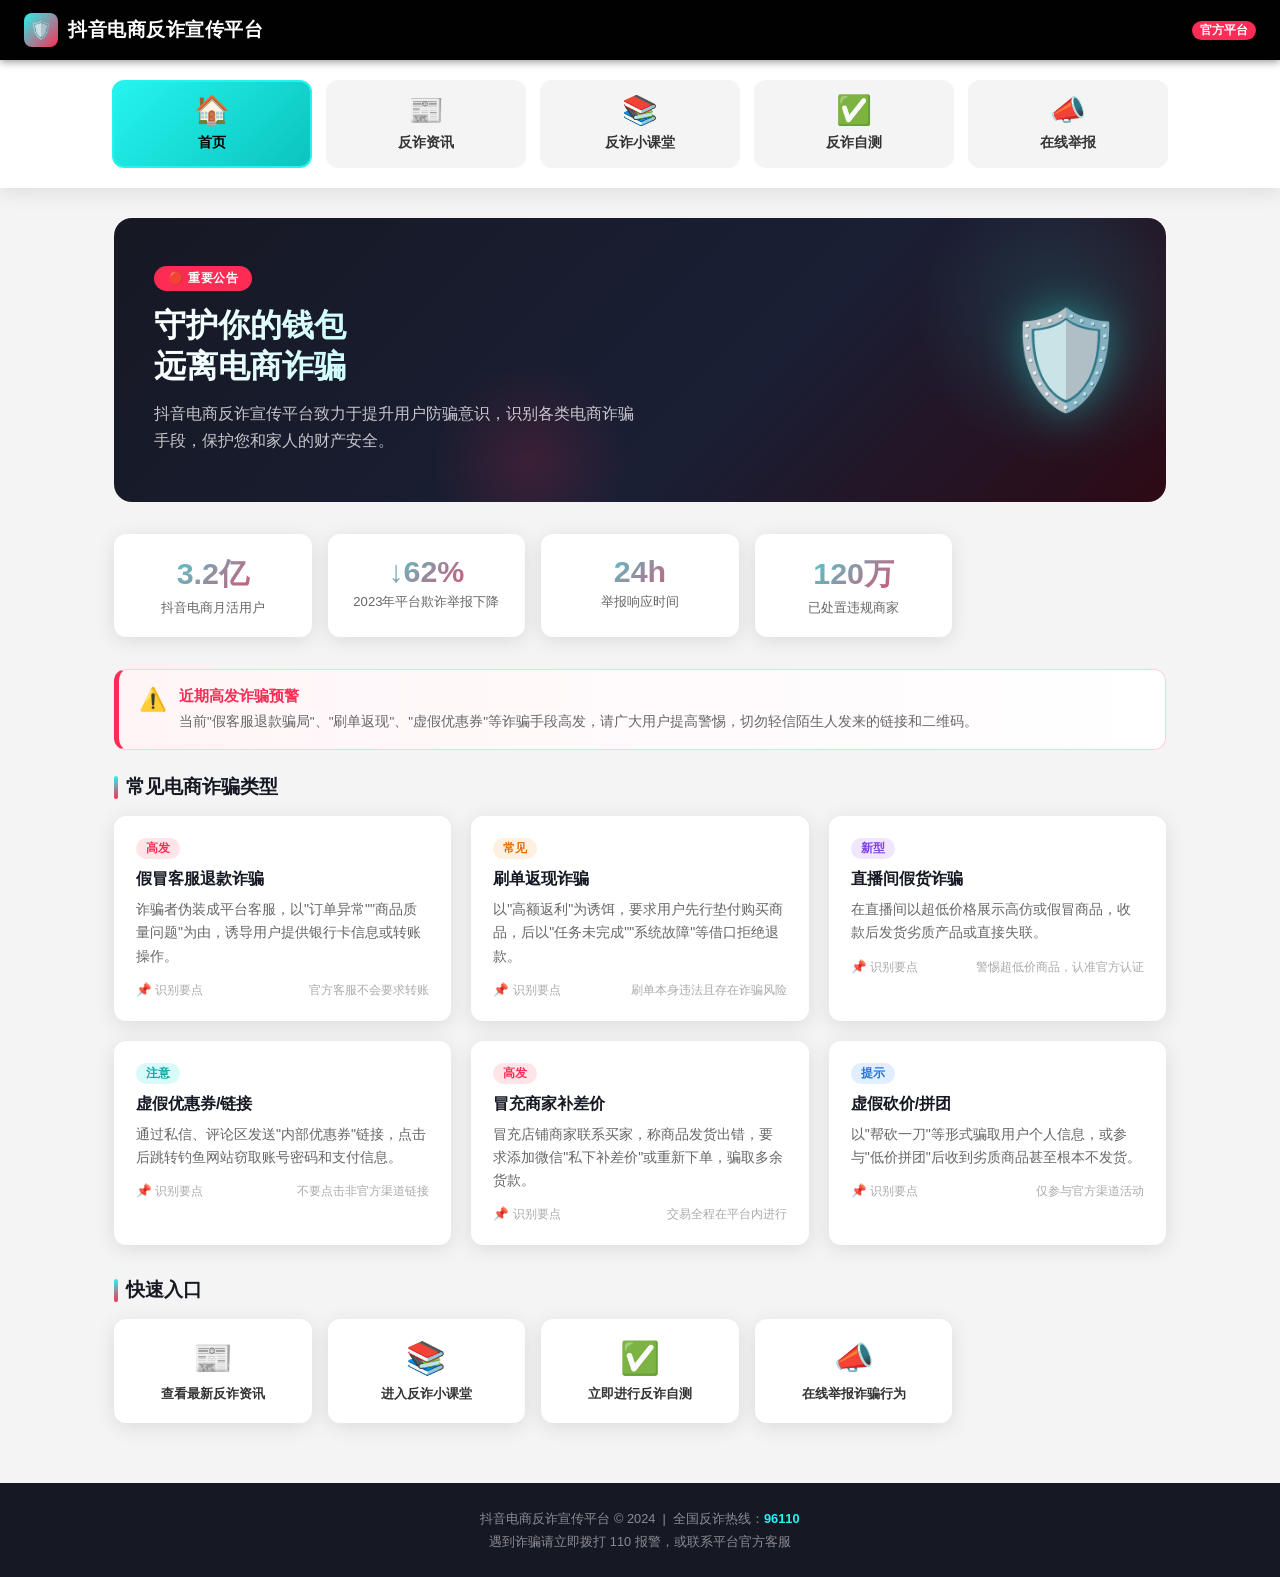
<file: index.html>
<!DOCTYPE html>
<html lang="zh-CN">
<head>
  <meta charset="UTF-8" />
  <meta name="viewport" content="width=device-width, initial-scale=1.0" />
  <title>抖音电商反诈宣传平台 — 首页</title>
  <link rel="stylesheet" href="styles.css" />
</head>
<body>

<!-- ===== Header ===== -->
<header class="site-header">
  <div class="logo">
    <div class="logo-icon">🛡️</div>
    抖音电商反诈宣传平台
  </div>
  <span class="header-tag">官方平台</span>
</header>

<!-- ===== Card Navigation ===== -->
<nav class="card-nav">
  <div class="card-nav-inner">
    <a class="nav-card active" href="index.html">
      <span class="nav-icon">🏠</span>
      <span class="nav-label">首页</span>
    </a>
    <a class="nav-card" href="news.html">
      <span class="nav-icon">📰</span>
      <span class="nav-label">反诈资讯</span>
    </a>
    <a class="nav-card" href="classroom.html">
      <span class="nav-icon">📚</span>
      <span class="nav-label">反诈小课堂</span>
    </a>
    <a class="nav-card" href="selftest.html">
      <span class="nav-icon">✅</span>
      <span class="nav-label">反诈自测</span>
    </a>
    <a class="nav-card" href="report.html">
      <span class="nav-icon">📣</span>
      <span class="nav-label">在线举报</span>
    </a>
  </div>
</nav>

<!-- ===== Main Content ===== -->
<main class="page-container">

  <!-- Hero -->
  <section class="hero">
    <div class="hero-text">
      <span class="hero-badge">🔴 重要公告</span>
      <h1>守护你的钱包<br>远离电商诈骗</h1>
      <p>抖音电商反诈宣传平台致力于提升用户防骗意识，识别各类电商诈骗手段，保护您和家人的财产安全。</p>
    </div>
    <div class="hero-visual">🛡️</div>
  </section>

  <!-- Stats -->
  <div class="stats-row">
    <div class="stat-card">
      <div class="stat-num">3.2亿</div>
      <div class="stat-label">抖音电商月活用户</div>
    </div>
    <div class="stat-card">
      <div class="stat-num">↓62%</div>
      <div class="stat-label">2023年平台欺诈举报下降</div>
    </div>
    <div class="stat-card">
      <div class="stat-num">24h</div>
      <div class="stat-label">举报响应时间</div>
    </div>
    <div class="stat-card">
      <div class="stat-num">120万</div>
      <div class="stat-label">已处置违规商家</div>
    </div>
  </div>

  <!-- Alert -->
  <div class="alert-banner">
    <span class="icon">⚠️</span>
    <div class="alert-text">
      <h4>近期高发诈骗预警</h4>
      <p>当前"假客服退款骗局"、"刷单返现"、"虚假优惠券"等诈骗手段高发，请广大用户提高警惕，切勿轻信陌生人发来的链接和二维码。</p>
    </div>
  </div>

  <!-- Common Scam Types -->
  <h2 class="section-title">常见电商诈骗类型</h2>
  <div class="card-grid">
    <div class="card">
      <span class="card-tag tag-red">高发</span>
      <h3>假冒客服退款诈骗</h3>
      <p>诈骗者伪装成平台客服，以"订单异常""商品质量问题"为由，诱导用户提供银行卡信息或转账操作。</p>
      <div class="card-footer">
        <span>📌 识别要点</span>
        <span>官方客服不会要求转账</span>
      </div>
    </div>
    <div class="card">
      <span class="card-tag tag-orange">常见</span>
      <h3>刷单返现诈骗</h3>
      <p>以"高额返利"为诱饵，要求用户先行垫付购买商品，后以"任务未完成""系统故障"等借口拒绝退款。</p>
      <div class="card-footer">
        <span>📌 识别要点</span>
        <span>刷单本身违法且存在诈骗风险</span>
      </div>
    </div>
    <div class="card">
      <span class="card-tag tag-purple">新型</span>
      <h3>直播间假货诈骗</h3>
      <p>在直播间以超低价格展示高仿或假冒商品，收款后发货劣质产品或直接失联。</p>
      <div class="card-footer">
        <span>📌 识别要点</span>
        <span>警惕超低价商品，认准官方认证</span>
      </div>
    </div>
    <div class="card">
      <span class="card-tag tag-teal">注意</span>
      <h3>虚假优惠券/链接</h3>
      <p>通过私信、评论区发送"内部优惠券"链接，点击后跳转钓鱼网站窃取账号密码和支付信息。</p>
      <div class="card-footer">
        <span>📌 识别要点</span>
        <span>不要点击非官方渠道链接</span>
      </div>
    </div>
    <div class="card">
      <span class="card-tag tag-red">高发</span>
      <h3>冒充商家补差价</h3>
      <p>冒充店铺商家联系买家，称商品发货出错，要求添加微信"私下补差价"或重新下单，骗取多余货款。</p>
      <div class="card-footer">
        <span>📌 识别要点</span>
        <span>交易全程在平台内进行</span>
      </div>
    </div>
    <div class="card">
      <span class="card-tag tag-blue">提示</span>
      <h3>虚假砍价/拼团</h3>
      <p>以"帮砍一刀"等形式骗取用户个人信息，或参与"低价拼团"后收到劣质商品甚至根本不发货。</p>
      <div class="card-footer">
        <span>📌 识别要点</span>
        <span>仅参与官方渠道活动</span>
      </div>
    </div>
  </div>

  <!-- Quick Links -->
  <h2 class="section-title">快速入口</h2>
  <div class="stats-row">
    <a class="stat-card" href="news.html" style="cursor:pointer;">
      <div style="font-size:2rem;margin-bottom:8px;">📰</div>
      <div class="stat-label" style="font-weight:700;color:#333;">查看最新反诈资讯</div>
    </a>
    <a class="stat-card" href="classroom.html" style="cursor:pointer;">
      <div style="font-size:2rem;margin-bottom:8px;">📚</div>
      <div class="stat-label" style="font-weight:700;color:#333;">进入反诈小课堂</div>
    </a>
    <a class="stat-card" href="selftest.html" style="cursor:pointer;">
      <div style="font-size:2rem;margin-bottom:8px;">✅</div>
      <div class="stat-label" style="font-weight:700;color:#333;">立即进行反诈自测</div>
    </a>
    <a class="stat-card" href="report.html" style="cursor:pointer;">
      <div style="font-size:2rem;margin-bottom:8px;">📣</div>
      <div class="stat-label" style="font-weight:700;color:#333;">在线举报诈骗行为</div>
    </a>
  </div>

</main>

<!-- ===== Footer ===== -->
<footer class="site-footer">
  <p>抖音电商反诈宣传平台 &copy; 2024 &nbsp;|&nbsp; 全国反诈热线：<strong style="color:#25f4ee;">96110</strong></p>
  <p>遇到诈骗请立即拨打 110 报警，或联系平台官方客服</p>
</footer>

</body>
</html>
</file>
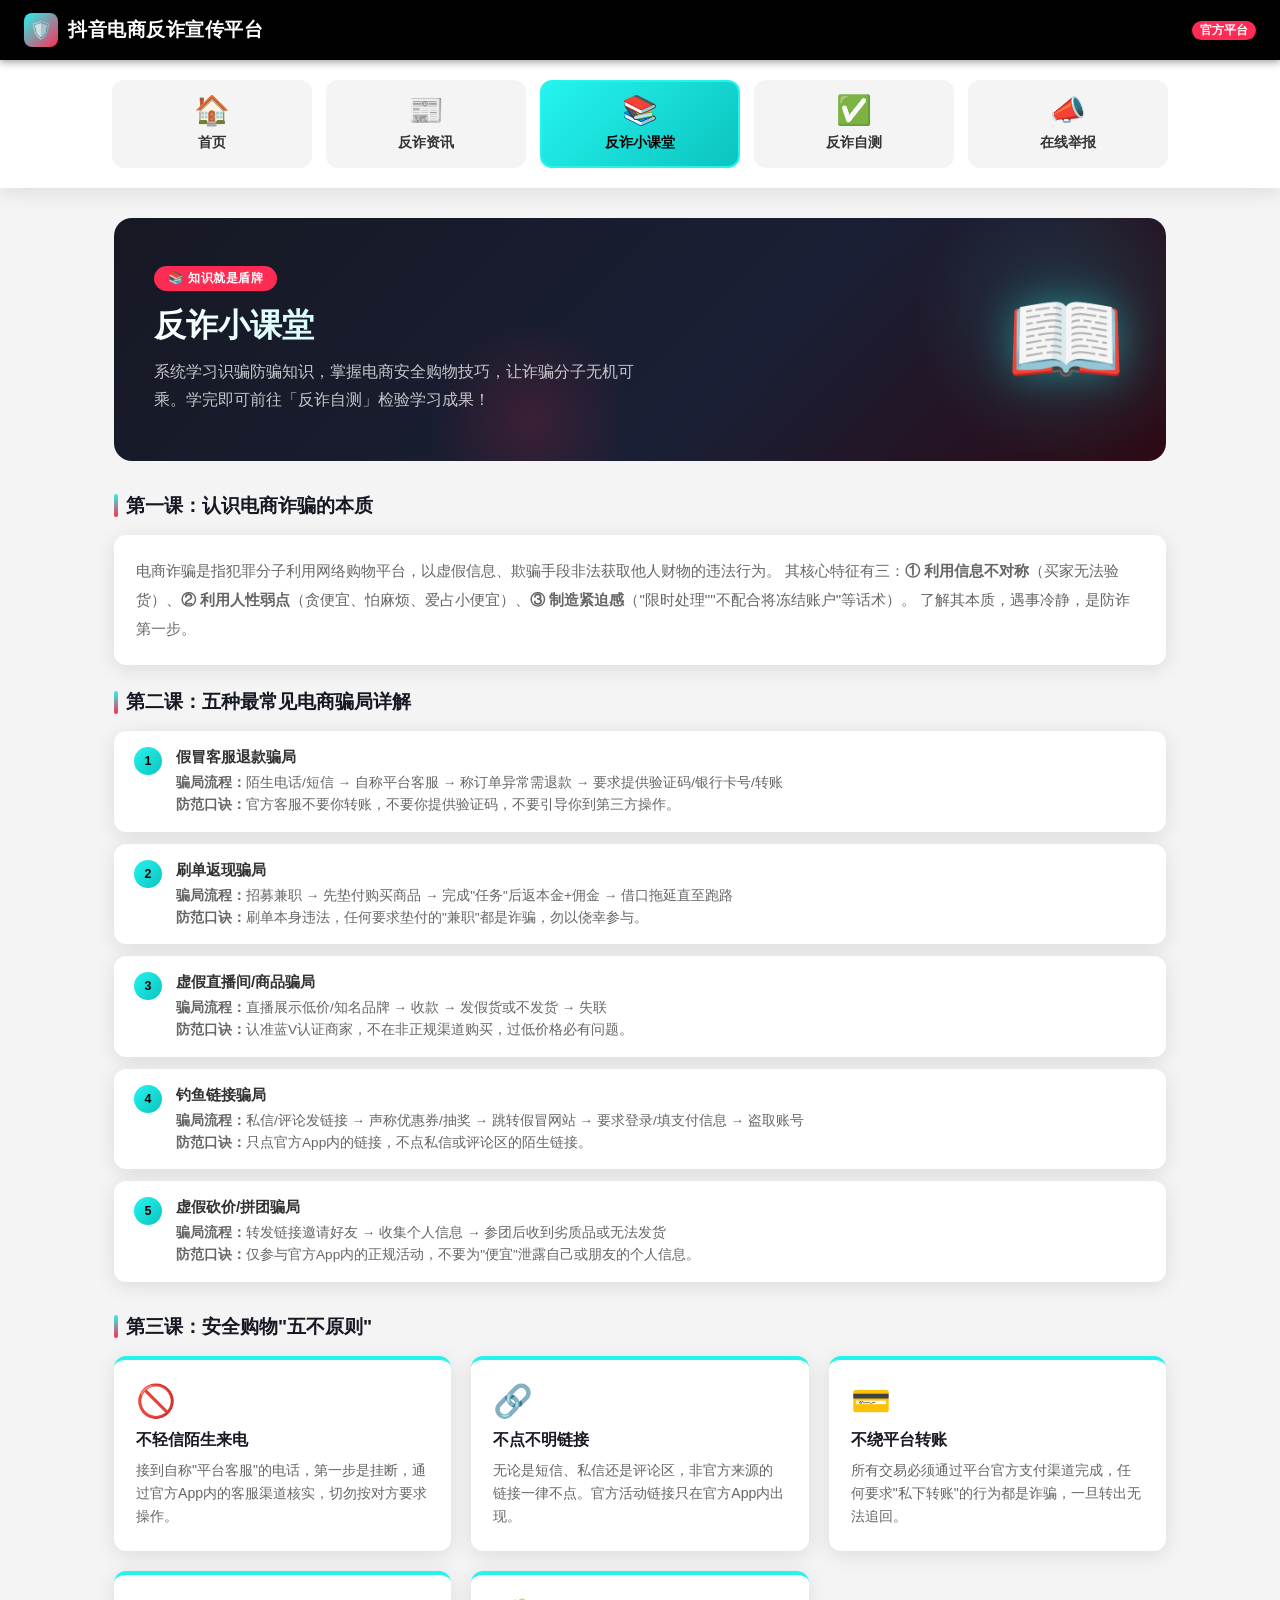
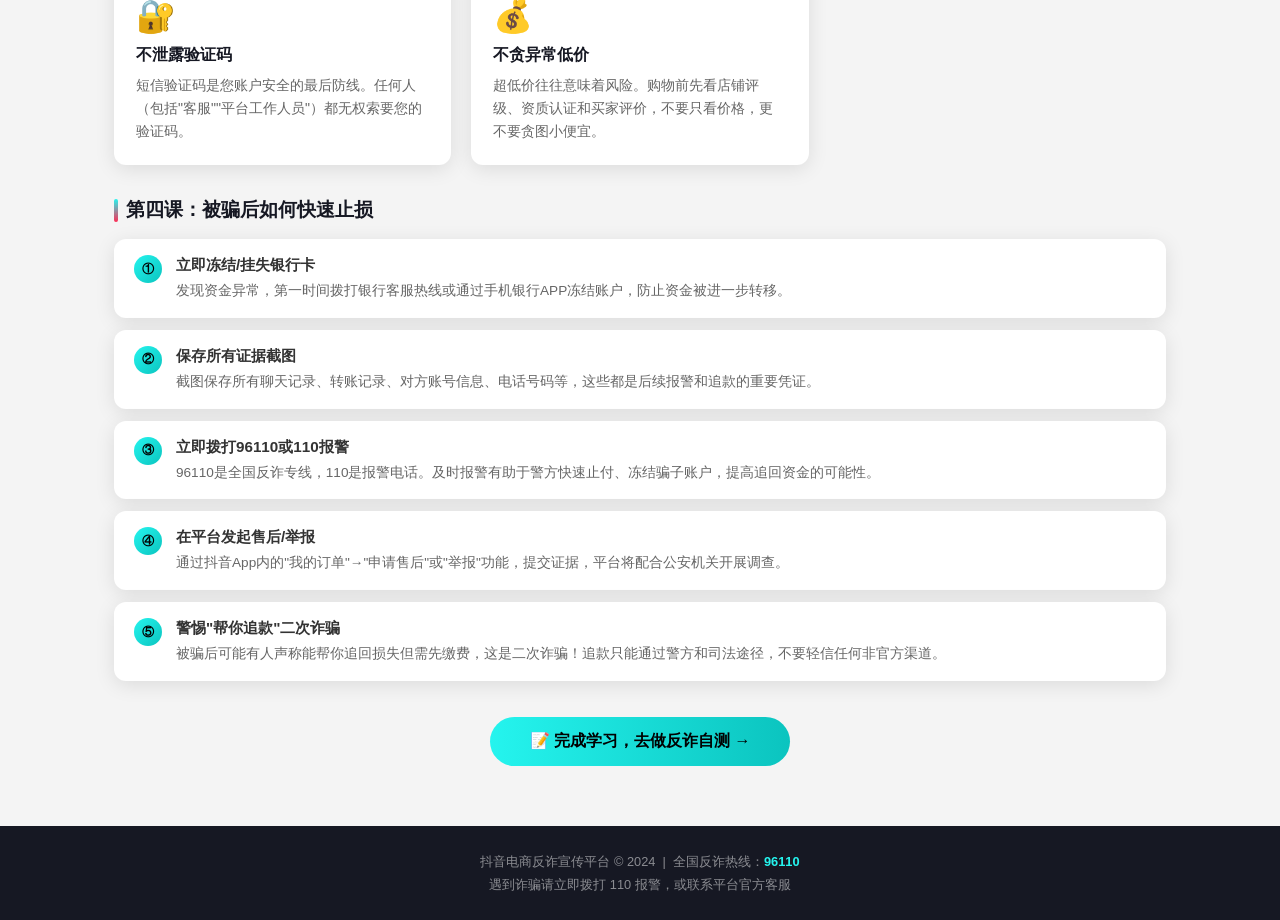
<file: classroom.html>
<!DOCTYPE html>
<html lang="zh-CN">
<head>
  <meta charset="UTF-8" />
  <meta name="viewport" content="width=device-width, initial-scale=1.0" />
  <title>反诈小课堂 — 抖音电商反诈宣传平台</title>
  <link rel="stylesheet" href="styles.css" />
</head>
<body>

<!-- ===== Header ===== -->
<header class="site-header">
  <div class="logo">
    <div class="logo-icon">🛡️</div>
    抖音电商反诈宣传平台
  </div>
  <span class="header-tag">官方平台</span>
</header>

<!-- ===== Card Navigation ===== -->
<nav class="card-nav">
  <div class="card-nav-inner">
    <a class="nav-card" href="index.html">
      <span class="nav-icon">🏠</span>
      <span class="nav-label">首页</span>
    </a>
    <a class="nav-card" href="news.html">
      <span class="nav-icon">📰</span>
      <span class="nav-label">反诈资讯</span>
    </a>
    <a class="nav-card active" href="classroom.html">
      <span class="nav-icon">📚</span>
      <span class="nav-label">反诈小课堂</span>
    </a>
    <a class="nav-card" href="selftest.html">
      <span class="nav-icon">✅</span>
      <span class="nav-label">反诈自测</span>
    </a>
    <a class="nav-card" href="report.html">
      <span class="nav-icon">📣</span>
      <span class="nav-label">在线举报</span>
    </a>
  </div>
</nav>

<!-- ===== Main Content ===== -->
<main class="page-container">

  <!-- 课堂 Hero -->
  <section class="hero" style="margin-bottom:32px;">
    <div class="hero-text">
      <span class="hero-badge">📚 知识就是盾牌</span>
      <h1>反诈小课堂</h1>
      <p>系统学习识骗防骗知识，掌握电商安全购物技巧，让诈骗分子无机可乘。学完即可前往「反诈自测」检验学习成果！</p>
    </div>
    <div class="hero-visual">📖</div>
  </section>

  <!-- 第一课 -->
  <h2 class="section-title">第一课：认识电商诈骗的本质</h2>
  <div class="card" style="margin-bottom:24px;">
    <p style="line-height:1.9; font-size:.95rem;">
      电商诈骗是指犯罪分子利用网络购物平台，以虚假信息、欺骗手段非法获取他人财物的违法行为。
      其核心特征有三：<strong>① 利用信息不对称</strong>（买家无法验货）、<strong>② 利用人性弱点</strong>（贪便宜、怕麻烦、爱占小便宜）、<strong>③ 制造紧迫感</strong>（"限时处理""不配合将冻结账户"等话术）。
      了解其本质，遇事冷静，是防诈第一步。
    </p>
  </div>

  <!-- 第二课 -->
  <h2 class="section-title">第二课：五种最常见电商骗局详解</h2>
  <ul class="tip-list" style="margin-bottom:32px;">
    <li>
      <div class="tip-num">1</div>
      <div class="tip-content">
        <h4>假冒客服退款骗局</h4>
        <p><strong>骗局流程：</strong>陌生电话/短信 → 自称平台客服 → 称订单异常需退款 → 要求提供验证码/银行卡号/转账<br>
        <strong>防范口诀：</strong>官方客服不要你转账，不要你提供验证码，不要引导你到第三方操作。</p>
      </div>
    </li>
    <li>
      <div class="tip-num">2</div>
      <div class="tip-content">
        <h4>刷单返现骗局</h4>
        <p><strong>骗局流程：</strong>招募兼职 → 先垫付购买商品 → 完成"任务"后返本金+佣金 → 借口拖延直至跑路<br>
        <strong>防范口诀：</strong>刷单本身违法，任何要求垫付的"兼职"都是诈骗，勿以侥幸参与。</p>
      </div>
    </li>
    <li>
      <div class="tip-num">3</div>
      <div class="tip-content">
        <h4>虚假直播间/商品骗局</h4>
        <p><strong>骗局流程：</strong>直播展示低价/知名品牌 → 收款 → 发假货或不发货 → 失联<br>
        <strong>防范口诀：</strong>认准蓝V认证商家，不在非正规渠道购买，过低价格必有问题。</p>
      </div>
    </li>
    <li>
      <div class="tip-num">4</div>
      <div class="tip-content">
        <h4>钓鱼链接骗局</h4>
        <p><strong>骗局流程：</strong>私信/评论发链接 → 声称优惠券/抽奖 → 跳转假冒网站 → 要求登录/填支付信息 → 盗取账号<br>
        <strong>防范口诀：</strong>只点官方App内的链接，不点私信或评论区的陌生链接。</p>
      </div>
    </li>
    <li>
      <div class="tip-num">5</div>
      <div class="tip-content">
        <h4>虚假砍价/拼团骗局</h4>
        <p><strong>骗局流程：</strong>转发链接邀请好友 → 收集个人信息 → 参团后收到劣质品或无法发货<br>
        <strong>防范口诀：</strong>仅参与官方App内的正规活动，不要为"便宜"泄露自己或朋友的个人信息。</p>
      </div>
    </li>
  </ul>

  <!-- 第三课 -->
  <h2 class="section-title">第三课：安全购物"五不原则"</h2>
  <div class="card-grid" style="margin-bottom:32px;">
    <div class="card" style="border-top:4px solid var(--tt-teal);">
      <div style="font-size:2rem;margin-bottom:10px;">🚫</div>
      <h3>不轻信陌生来电</h3>
      <p>接到自称"平台客服"的电话，第一步是挂断，通过官方App内的客服渠道核实，切勿按对方要求操作。</p>
    </div>
    <div class="card" style="border-top:4px solid var(--tt-teal);">
      <div style="font-size:2rem;margin-bottom:10px;">🔗</div>
      <h3>不点不明链接</h3>
      <p>无论是短信、私信还是评论区，非官方来源的链接一律不点。官方活动链接只在官方App内出现。</p>
    </div>
    <div class="card" style="border-top:4px solid var(--tt-teal);">
      <div style="font-size:2rem;margin-bottom:10px;">💳</div>
      <h3>不绕平台转账</h3>
      <p>所有交易必须通过平台官方支付渠道完成，任何要求"私下转账"的行为都是诈骗，一旦转出无法追回。</p>
    </div>
    <div class="card" style="border-top:4px solid var(--tt-teal);">
      <div style="font-size:2rem;margin-bottom:10px;">🔐</div>
      <h3>不泄露验证码</h3>
      <p>短信验证码是您账户安全的最后防线。任何人（包括"客服""平台工作人员"）都无权索要您的验证码。</p>
    </div>
    <div class="card" style="border-top:4px solid var(--tt-teal);">
      <div style="font-size:2rem;margin-bottom:10px;">💰</div>
      <h3>不贪异常低价</h3>
      <p>超低价往往意味着风险。购物前先看店铺评级、资质认证和买家评价，不要只看价格，更不要贪图小便宜。</p>
    </div>
  </div>

  <!-- 第四课 -->
  <h2 class="section-title">第四课：被骗后如何快速止损</h2>
  <ul class="tip-list">
    <li>
      <div class="tip-num">①</div>
      <div class="tip-content">
        <h4>立即冻结/挂失银行卡</h4>
        <p>发现资金异常，第一时间拨打银行客服热线或通过手机银行APP冻结账户，防止资金被进一步转移。</p>
      </div>
    </li>
    <li>
      <div class="tip-num">②</div>
      <div class="tip-content">
        <h4>保存所有证据截图</h4>
        <p>截图保存所有聊天记录、转账记录、对方账号信息、电话号码等，这些都是后续报警和追款的重要凭证。</p>
      </div>
    </li>
    <li>
      <div class="tip-num">③</div>
      <div class="tip-content">
        <h4>立即拨打96110或110报警</h4>
        <p>96110是全国反诈专线，110是报警电话。及时报警有助于警方快速止付、冻结骗子账户，提高追回资金的可能性。</p>
      </div>
    </li>
    <li>
      <div class="tip-num">④</div>
      <div class="tip-content">
        <h4>在平台发起售后/举报</h4>
        <p>通过抖音App内的"我的订单"→"申请售后"或"举报"功能，提交证据，平台将配合公安机关开展调查。</p>
      </div>
    </li>
    <li>
      <div class="tip-num">⑤</div>
      <div class="tip-content">
        <h4>警惕"帮你追款"二次诈骗</h4>
        <p>被骗后可能有人声称能帮你追回损失但需先缴费，这是二次诈骗！追款只能通过警方和司法途径，不要轻信任何非官方渠道。</p>
      </div>
    </li>
  </ul>

  <div style="text-align:center; margin-top:36px;">
    <a href="selftest.html" class="btn btn-primary" style="font-size:1rem; padding:14px 40px;">
      📝 完成学习，去做反诈自测 →
    </a>
  </div>

</main>

<footer class="site-footer">
  <p>抖音电商反诈宣传平台 &copy; 2024 &nbsp;|&nbsp; 全国反诈热线：<strong style="color:#25f4ee;">96110</strong></p>
  <p>遇到诈骗请立即拨打 110 报警，或联系平台官方客服</p>
</footer>

</body>
</html>
</file>
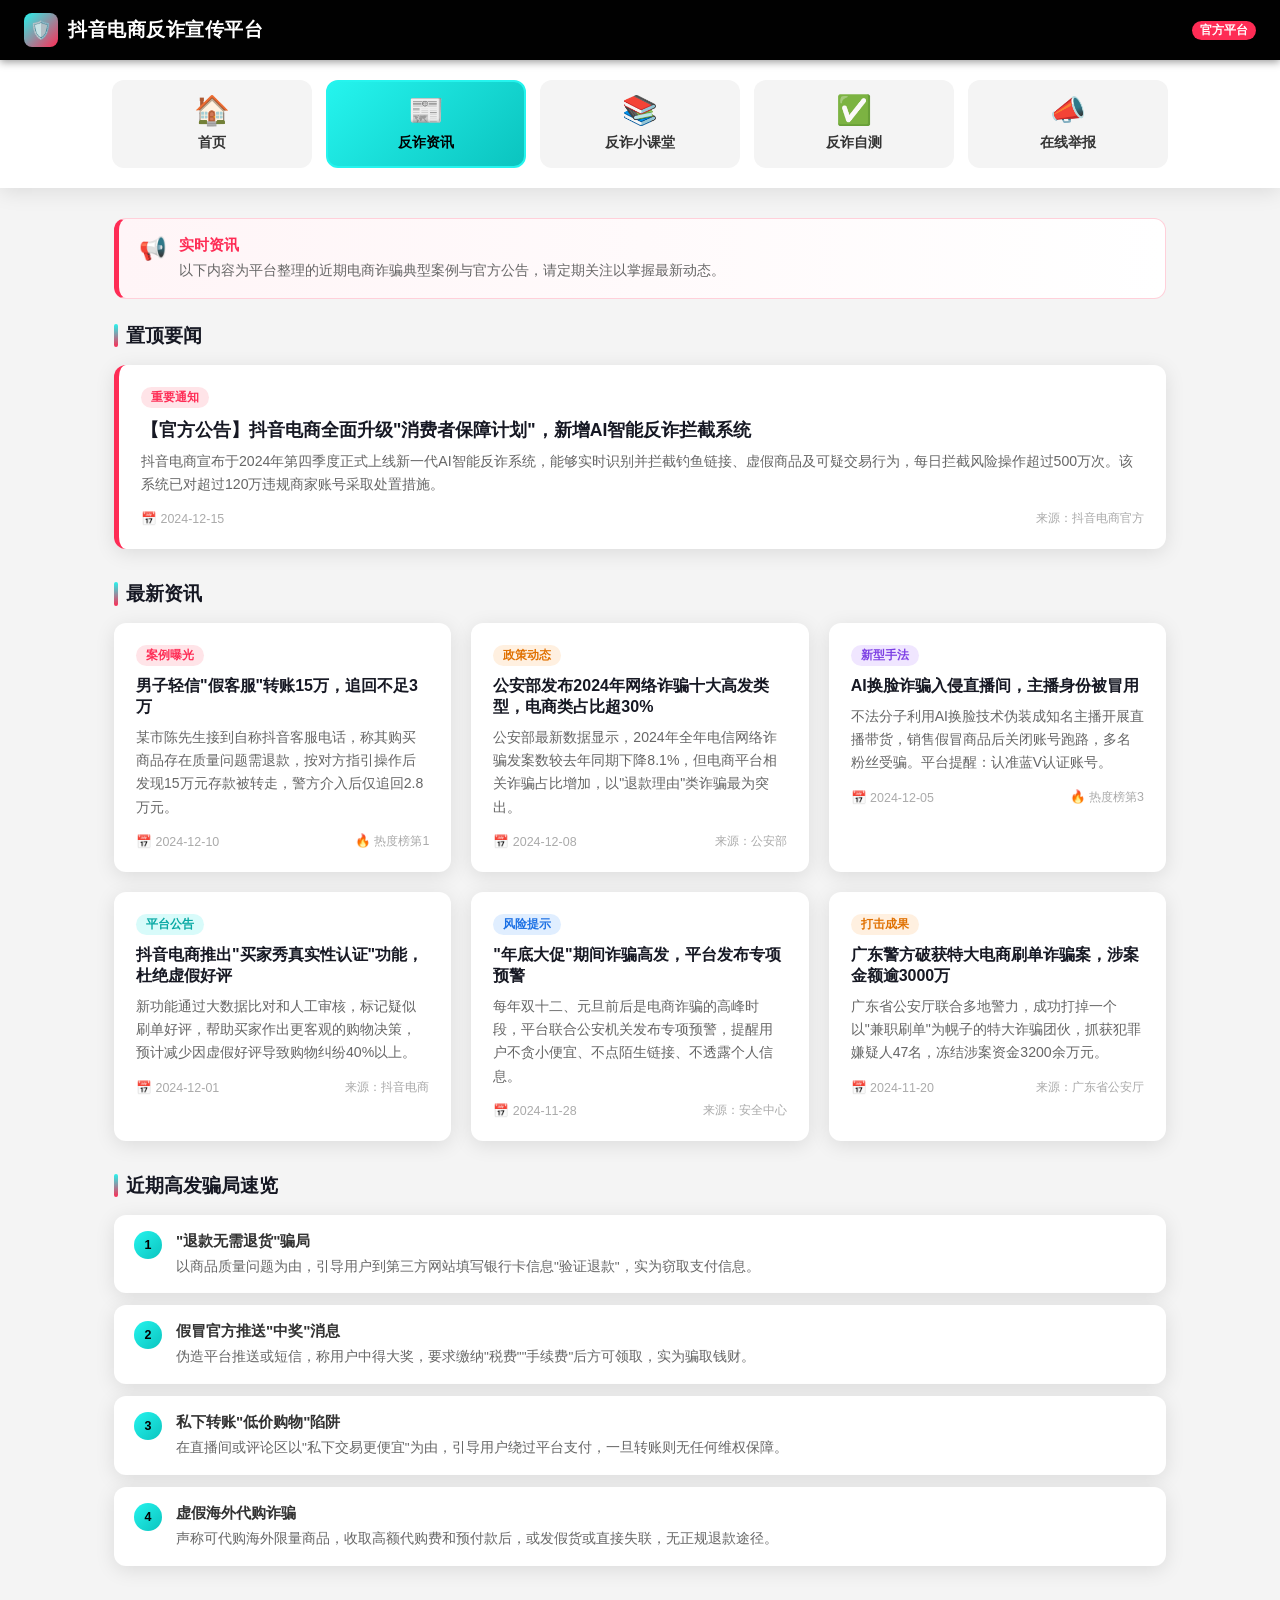
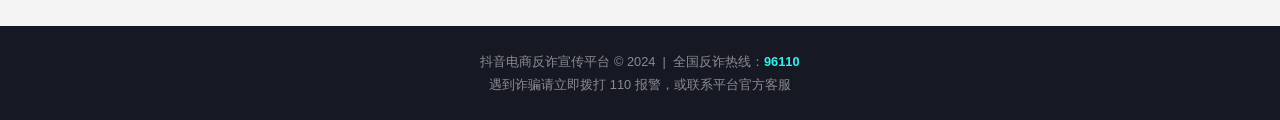
<file: news.html>
<!DOCTYPE html>
<html lang="zh-CN">
<head>
  <meta charset="UTF-8" />
  <meta name="viewport" content="width=device-width, initial-scale=1.0" />
  <title>反诈资讯 — 抖音电商反诈宣传平台</title>
  <link rel="stylesheet" href="styles.css" />
</head>
<body>

<!-- ===== Header ===== -->
<header class="site-header">
  <div class="logo">
    <div class="logo-icon">🛡️</div>
    抖音电商反诈宣传平台
  </div>
  <span class="header-tag">官方平台</span>
</header>

<!-- ===== Card Navigation ===== -->
<nav class="card-nav">
  <div class="card-nav-inner">
    <a class="nav-card" href="index.html">
      <span class="nav-icon">🏠</span>
      <span class="nav-label">首页</span>
    </a>
    <a class="nav-card active" href="news.html">
      <span class="nav-icon">📰</span>
      <span class="nav-label">反诈资讯</span>
    </a>
    <a class="nav-card" href="classroom.html">
      <span class="nav-icon">📚</span>
      <span class="nav-label">反诈小课堂</span>
    </a>
    <a class="nav-card" href="selftest.html">
      <span class="nav-icon">✅</span>
      <span class="nav-label">反诈自测</span>
    </a>
    <a class="nav-card" href="report.html">
      <span class="nav-icon">📣</span>
      <span class="nav-label">在线举报</span>
    </a>
  </div>
</nav>

<!-- ===== Main Content ===== -->
<main class="page-container">

  <div class="alert-banner">
    <span class="icon">📢</span>
    <div class="alert-text">
      <h4>实时资讯</h4>
      <p>以下内容为平台整理的近期电商诈骗典型案例与官方公告，请定期关注以掌握最新动态。</p>
    </div>
  </div>

  <!-- 置顶要闻 -->
  <h2 class="section-title">置顶要闻</h2>
  <div class="card" style="margin-bottom:32px; border-left:5px solid var(--tt-pink);">
    <span class="card-tag tag-red">重要通知</span>
    <h3 style="font-size:1.1rem;">【官方公告】抖音电商全面升级"消费者保障计划"，新增AI智能反诈拦截系统</h3>
    <p>抖音电商宣布于2024年第四季度正式上线新一代AI智能反诈系统，能够实时识别并拦截钓鱼链接、虚假商品及可疑交易行为，每日拦截风险操作超过500万次。该系统已对超过120万违规商家账号采取处置措施。</p>
    <div class="card-footer">
      <span>📅 2024-12-15</span>
      <span>来源：抖音电商官方</span>
    </div>
  </div>

  <!-- 最新资讯 -->
  <h2 class="section-title">最新资讯</h2>
  <div class="card-grid">

    <div class="card">
      <span class="card-tag tag-red">案例曝光</span>
      <h3>男子轻信"假客服"转账15万，追回不足3万</h3>
      <p>某市陈先生接到自称抖音客服电话，称其购买商品存在质量问题需退款，按对方指引操作后发现15万元存款被转走，警方介入后仅追回2.8万元。</p>
      <div class="card-footer"><span>📅 2024-12-10</span><span>🔥 热度榜第1</span></div>
    </div>

    <div class="card">
      <span class="card-tag tag-orange">政策动态</span>
      <h3>公安部发布2024年网络诈骗十大高发类型，电商类占比超30%</h3>
      <p>公安部最新数据显示，2024年全年电信网络诈骗发案数较去年同期下降8.1%，但电商平台相关诈骗占比增加，以"退款理由"类诈骗最为突出。</p>
      <div class="card-footer"><span>📅 2024-12-08</span><span>来源：公安部</span></div>
    </div>

    <div class="card">
      <span class="card-tag tag-purple">新型手法</span>
      <h3>AI换脸诈骗入侵直播间，主播身份被冒用</h3>
      <p>不法分子利用AI换脸技术伪装成知名主播开展直播带货，销售假冒商品后关闭账号跑路，多名粉丝受骗。平台提醒：认准蓝V认证账号。</p>
      <div class="card-footer"><span>📅 2024-12-05</span><span>🔥 热度榜第3</span></div>
    </div>

    <div class="card">
      <span class="card-tag tag-teal">平台公告</span>
      <h3>抖音电商推出"买家秀真实性认证"功能，杜绝虚假好评</h3>
      <p>新功能通过大数据比对和人工审核，标记疑似刷单好评，帮助买家作出更客观的购物决策，预计减少因虚假好评导致购物纠纷40%以上。</p>
      <div class="card-footer"><span>📅 2024-12-01</span><span>来源：抖音电商</span></div>
    </div>

    <div class="card">
      <span class="card-tag tag-blue">风险提示</span>
      <h3>"年底大促"期间诈骗高发，平台发布专项预警</h3>
      <p>每年双十二、元旦前后是电商诈骗的高峰时段，平台联合公安机关发布专项预警，提醒用户不贪小便宜、不点陌生链接、不透露个人信息。</p>
      <div class="card-footer"><span>📅 2024-11-28</span><span>来源：安全中心</span></div>
    </div>

    <div class="card">
      <span class="card-tag tag-orange">打击成果</span>
      <h3>广东警方破获特大电商刷单诈骗案，涉案金额逾3000万</h3>
      <p>广东省公安厅联合多地警力，成功打掉一个以"兼职刷单"为幌子的特大诈骗团伙，抓获犯罪嫌疑人47名，冻结涉案资金3200余万元。</p>
      <div class="card-footer"><span>📅 2024-11-20</span><span>来源：广东省公安厅</span></div>
    </div>

  </div>

  <!-- 风险提示专区 -->
  <h2 class="section-title">近期高发骗局速览</h2>
  <ul class="tip-list">
    <li>
      <div class="tip-num">1</div>
      <div class="tip-content">
        <h4>"退款无需退货"骗局</h4>
        <p>以商品质量问题为由，引导用户到第三方网站填写银行卡信息"验证退款"，实为窃取支付信息。</p>
      </div>
    </li>
    <li>
      <div class="tip-num">2</div>
      <div class="tip-content">
        <h4>假冒官方推送"中奖"消息</h4>
        <p>伪造平台推送或短信，称用户中得大奖，要求缴纳"税费""手续费"后方可领取，实为骗取钱财。</p>
      </div>
    </li>
    <li>
      <div class="tip-num">3</div>
      <div class="tip-content">
        <h4>私下转账"低价购物"陷阱</h4>
        <p>在直播间或评论区以"私下交易更便宜"为由，引导用户绕过平台支付，一旦转账则无任何维权保障。</p>
      </div>
    </li>
    <li>
      <div class="tip-num">4</div>
      <div class="tip-content">
        <h4>虚假海外代购诈骗</h4>
        <p>声称可代购海外限量商品，收取高额代购费和预付款后，或发假货或直接失联，无正规退款途径。</p>
      </div>
    </li>
  </ul>

</main>

<footer class="site-footer">
  <p>抖音电商反诈宣传平台 &copy; 2024 &nbsp;|&nbsp; 全国反诈热线：<strong style="color:#25f4ee;">96110</strong></p>
  <p>遇到诈骗请立即拨打 110 报警，或联系平台官方客服</p>
</footer>

</body>
</html>
</file>
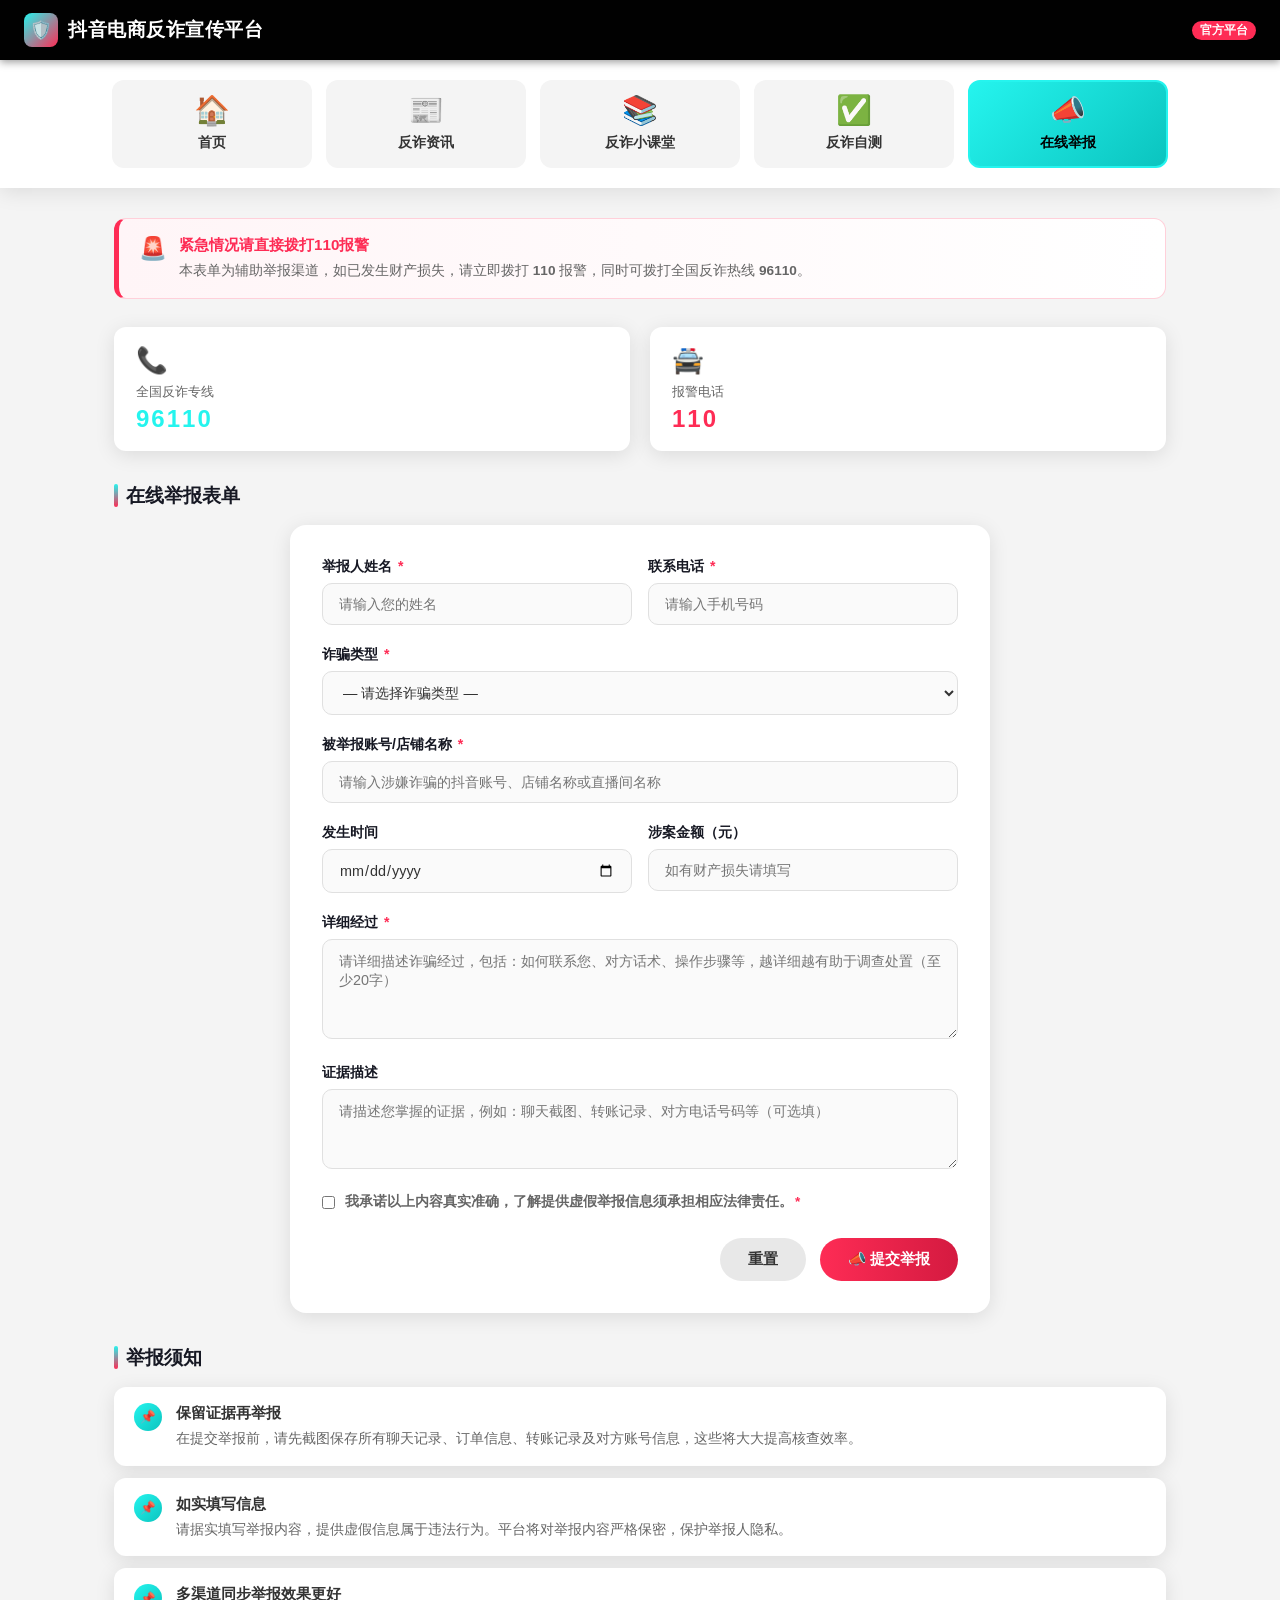
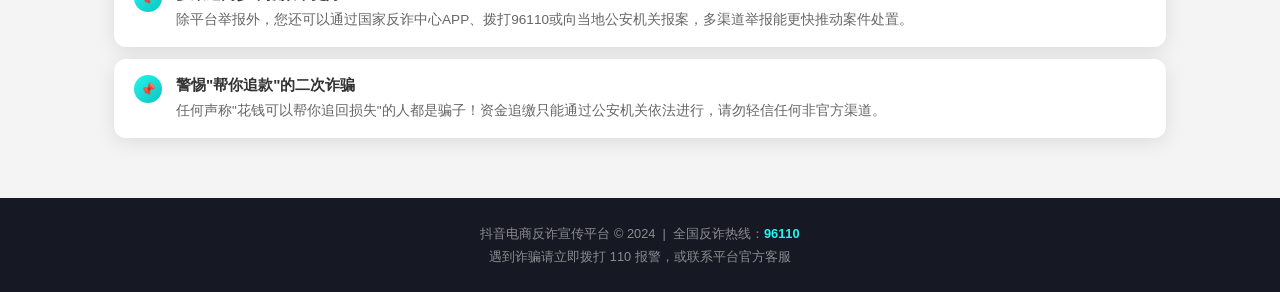
<file: report.html>
<!DOCTYPE html>
<html lang="zh-CN">
<head>
  <meta charset="UTF-8" />
  <meta name="viewport" content="width=device-width, initial-scale=1.0" />
  <title>在线举报 — 抖音电商反诈宣传平台</title>
  <link rel="stylesheet" href="styles.css" />
</head>
<body>

<!-- ===== Header ===== -->
<header class="site-header">
  <div class="logo">
    <div class="logo-icon">🛡️</div>
    抖音电商反诈宣传平台
  </div>
  <span class="header-tag">官方平台</span>
</header>

<!-- ===== Card Navigation ===== -->
<nav class="card-nav">
  <div class="card-nav-inner">
    <a class="nav-card" href="index.html">
      <span class="nav-icon">🏠</span>
      <span class="nav-label">首页</span>
    </a>
    <a class="nav-card" href="news.html">
      <span class="nav-icon">📰</span>
      <span class="nav-label">反诈资讯</span>
    </a>
    <a class="nav-card" href="classroom.html">
      <span class="nav-icon">📚</span>
      <span class="nav-label">反诈小课堂</span>
    </a>
    <a class="nav-card" href="selftest.html">
      <span class="nav-icon">✅</span>
      <span class="nav-label">反诈自测</span>
    </a>
    <a class="nav-card active" href="report.html">
      <span class="nav-icon">📣</span>
      <span class="nav-label">在线举报</span>
    </a>
  </div>
</nav>

<!-- ===== Main Content ===== -->
<main class="page-container">

  <div class="alert-banner" style="margin-bottom:28px;">
    <span class="icon">🚨</span>
    <div class="alert-text">
      <h4>紧急情况请直接拨打110报警</h4>
      <p>本表单为辅助举报渠道，如已发生财产损失，请立即拨打 <strong>110</strong> 报警，同时可拨打全国反诈热线 <strong>96110</strong>。</p>
    </div>
  </div>

  <div style="display:grid; grid-template-columns:1fr 1fr; gap:20px; margin-bottom:32px;">
    <div class="stat-card" style="text-align:left; padding:18px 22px;">
      <div style="font-size:1.6rem; margin-bottom:8px;">📞</div>
      <div style="font-size:.82rem; color:#666; margin-bottom:4px;">全国反诈专线</div>
      <div style="font-size:1.5rem; font-weight:800; color:#25f4ee; letter-spacing:2px;">96110</div>
    </div>
    <div class="stat-card" style="text-align:left; padding:18px 22px;">
      <div style="font-size:1.6rem; margin-bottom:8px;">🚔</div>
      <div style="font-size:.82rem; color:#666; margin-bottom:4px;">报警电话</div>
      <div style="font-size:1.5rem; font-weight:800; color:#fe2c55; letter-spacing:2px;">110</div>
    </div>
  </div>

  <h2 class="section-title">在线举报表单</h2>

  <!-- Report Form -->
  <div class="report-form" id="reportForm">
    <form id="theForm" onsubmit="submitForm(event)">

      <div class="form-row">
        <div class="form-group">
          <label>举报人姓名 <span class="required">*</span></label>
          <input type="text" id="name" placeholder="请输入您的姓名" required maxlength="30" />
        </div>
        <div class="form-group">
          <label>联系电话 <span class="required">*</span></label>
          <input type="tel" id="phone" placeholder="请输入手机号码" required maxlength="20" pattern="[0-9+\-\s]+" />
        </div>
      </div>

      <div class="form-group">
        <label>诈骗类型 <span class="required">*</span></label>
        <select id="fraudType" required>
          <option value="" disabled selected>— 请选择诈骗类型 —</option>
          <option value="fake_service">假冒客服退款诈骗</option>
          <option value="brushing">刷单返现诈骗</option>
          <option value="fake_live">虚假直播间/商品诈骗</option>
          <option value="phishing">钓鱼链接诈骗</option>
          <option value="fake_bargain">虚假砍价/拼团诈骗</option>
          <option value="fake_merchant">冒充商家补差价诈骗</option>
          <option value="ai_deepfake">AI换脸冒充主播诈骗</option>
          <option value="other">其他诈骗类型</option>
        </select>
      </div>

      <div class="form-group">
        <label>被举报账号/店铺名称 <span class="required">*</span></label>
        <input type="text" id="targetAccount" placeholder="请输入涉嫌诈骗的抖音账号、店铺名称或直播间名称" required maxlength="100" />
      </div>

      <div class="form-row">
        <div class="form-group">
          <label>发生时间</label>
          <input type="date" id="incidentDate" max="2026-04-01" />
        </div>
        <div class="form-group">
          <label>涉案金额（元）</label>
          <input type="number" id="amount" placeholder="如有财产损失请填写" min="0" max="99999999" step="0.01" />
        </div>
      </div>

      <div class="form-group">
        <label>详细经过 <span class="required">*</span></label>
        <textarea id="detail" placeholder="请详细描述诈骗经过，包括：如何联系您、对方话术、操作步骤等，越详细越有助于调查处置（至少20字）" required minlength="20" maxlength="2000"></textarea>
      </div>

      <div class="form-group">
        <label>证据描述</label>
        <textarea id="evidence" placeholder="请描述您掌握的证据，例如：聊天截图、转账记录、对方电话号码等（可选填）" maxlength="1000" style="min-height:80px;"></textarea>
      </div>

      <div class="form-group" style="display:flex; align-items:flex-start; gap:10px;">
        <input type="checkbox" id="agree" required style="width:auto; margin-top:3px; accent-color:var(--tt-teal);" />
        <label for="agree" style="font-size:.85rem; color:#666; cursor:pointer;">
          我承诺以上内容真实准确，了解提供虚假举报信息须承担相应法律责任。<span class="required">*</span>
        </label>
      </div>

      <div style="display:flex; justify-content:flex-end; gap:14px;">
        <button type="reset" class="btn" style="background:#e8e8e8; color:#333;">重置</button>
        <button type="submit" class="btn btn-danger">📣 提交举报</button>
      </div>

    </form>

    <!-- Success State -->
    <div class="form-success" id="successMsg">
      <div class="success-icon">✅</div>
      <h3>举报提交成功！</h3>
      <p>感谢您的举报！我们已收到您的信息，平台安全团队将在 <strong>24小时内</strong> 进行核查处理。<br>
      举报编号：<strong id="reportNo" style="color:#07a8a3;"></strong><br><br>
      如情况紧急，请同时拨打 <strong style="color:#fe2c55;">110</strong> 报警或 <strong style="color:#25f4ee;">96110</strong> 反诈热线。</p>
      <div style="display:flex; gap:12px; justify-content:center; flex-wrap:wrap; margin-top:20px;">
        <button class="btn btn-primary" onclick="resetForm()">📋 继续举报</button>
        <a href="index.html" class="btn" style="background:#e8e8e8; color:#333;">🏠 返回首页</a>
      </div>
    </div>
  </div>

  <!-- Tips for reporting -->
  <h2 class="section-title" style="margin-top:32px;">举报须知</h2>
  <ul class="tip-list">
    <li>
      <div class="tip-num">📌</div>
      <div class="tip-content">
        <h4>保留证据再举报</h4>
        <p>在提交举报前，请先截图保存所有聊天记录、订单信息、转账记录及对方账号信息，这些将大大提高核查效率。</p>
      </div>
    </li>
    <li>
      <div class="tip-num">📌</div>
      <div class="tip-content">
        <h4>如实填写信息</h4>
        <p>请据实填写举报内容，提供虚假信息属于违法行为。平台将对举报内容严格保密，保护举报人隐私。</p>
      </div>
    </li>
    <li>
      <div class="tip-num">📌</div>
      <div class="tip-content">
        <h4>多渠道同步举报效果更好</h4>
        <p>除平台举报外，您还可以通过国家反诈中心APP、拨打96110或向当地公安机关报案，多渠道举报能更快推动案件处置。</p>
      </div>
    </li>
    <li>
      <div class="tip-num">📌</div>
      <div class="tip-content">
        <h4>警惕"帮你追款"的二次诈骗</h4>
        <p>任何声称"花钱可以帮你追回损失"的人都是骗子！资金追缴只能通过公安机关依法进行，请勿轻信任何非官方渠道。</p>
      </div>
    </li>
  </ul>

</main>

<footer class="site-footer">
  <p>抖音电商反诈宣传平台 &copy; 2024 &nbsp;|&nbsp; 全国反诈热线：<strong style="color:#25f4ee;">96110</strong></p>
  <p>遇到诈骗请立即拨打 110 报警，或联系平台官方客服</p>
</footer>

<script>
// Set max date for incident date to today
document.getElementById('incidentDate').max = new Date().toISOString().split('T')[0];

function generateReportNo() {
  const now = new Date();
  const pad = n => String(n).padStart(2, '0');
  const ts = `${now.getFullYear()}${pad(now.getMonth()+1)}${pad(now.getDate())}${pad(now.getHours())}${pad(now.getMinutes())}${pad(now.getSeconds())}`;
  const rand = Math.floor(Math.random() * 90000) + 10000;
  return `DY-${ts}-${rand}`;
}

function submitForm(e) {
  e.preventDefault();
  const detail = document.getElementById('detail').value.trim();
  if (detail.length < 20) {
    document.getElementById('detail').focus();
    document.getElementById('detail').setCustomValidity('详细经过至少需要20个字符');
    document.getElementById('detail').reportValidity();
    return;
  }
  document.getElementById('detail').setCustomValidity('');
  document.getElementById('theForm').style.display = 'none';
  const successEl = document.getElementById('successMsg');
  successEl.style.display = 'block';
  document.getElementById('reportNo').textContent = generateReportNo();
}

function resetForm() {
  document.getElementById('theForm').reset();
  document.getElementById('theForm').style.display = 'block';
  document.getElementById('successMsg').style.display = 'none';
}
</script>

</body>
</html>
</file>
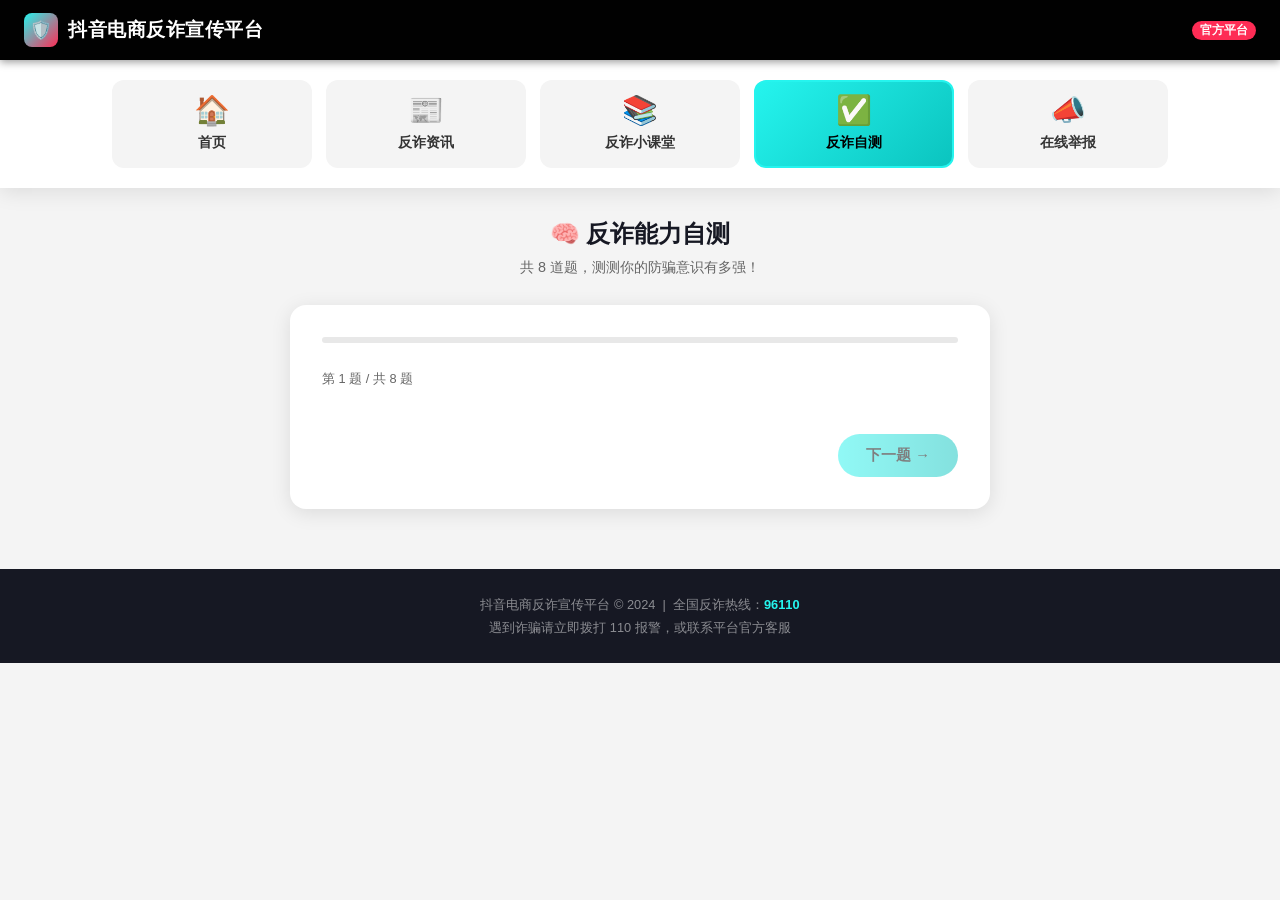
<file: selftest.html>
<!DOCTYPE html>
<html lang="zh-CN">
<head>
  <meta charset="UTF-8" />
  <meta name="viewport" content="width=device-width, initial-scale=1.0" />
  <title>反诈自测 — 抖音电商反诈宣传平台</title>
  <link rel="stylesheet" href="styles.css" />
</head>
<body>

<!-- ===== Header ===== -->
<header class="site-header">
  <div class="logo">
    <div class="logo-icon">🛡️</div>
    抖音电商反诈宣传平台
  </div>
  <span class="header-tag">官方平台</span>
</header>

<!-- ===== Card Navigation ===== -->
<nav class="card-nav">
  <div class="card-nav-inner">
    <a class="nav-card" href="index.html">
      <span class="nav-icon">🏠</span>
      <span class="nav-label">首页</span>
    </a>
    <a class="nav-card" href="news.html">
      <span class="nav-icon">📰</span>
      <span class="nav-label">反诈资讯</span>
    </a>
    <a class="nav-card" href="classroom.html">
      <span class="nav-icon">📚</span>
      <span class="nav-label">反诈小课堂</span>
    </a>
    <a class="nav-card active" href="selftest.html">
      <span class="nav-icon">✅</span>
      <span class="nav-label">反诈自测</span>
    </a>
    <a class="nav-card" href="report.html">
      <span class="nav-icon">📣</span>
      <span class="nav-label">在线举报</span>
    </a>
  </div>
</nav>

<!-- ===== Main Content ===== -->
<main class="page-container">

  <div style="text-align:center; margin-bottom:28px;">
    <h2 style="font-size:1.5rem; font-weight:800; color:#161823; margin-bottom:8px;">🧠 反诈能力自测</h2>
    <p style="color:#666; font-size:.9rem;">共 8 道题，测测你的防骗意识有多强！</p>
  </div>

  <!-- Quiz Container -->
  <div class="quiz-container" id="quizContainer">
    <div class="quiz-progress">
      <div class="quiz-progress-fill" id="progressFill" style="width:0%;"></div>
    </div>

    <div id="quizBody">
      <p class="quiz-q-num" id="qNum">第 1 题 / 共 8 题</p>
      <p class="quiz-question" id="qText"></p>
      <div class="quiz-options" id="qOptions"></div>
      <div class="quiz-feedback" id="qFeedback"></div>
      <div style="display:flex; gap:12px; justify-content:flex-end;">
        <button class="btn btn-primary" id="btnNext" disabled onclick="nextQuestion()">下一题 →</button>
      </div>
    </div>

    <div class="quiz-result" id="quizResult">
      <div class="score-circle">
        <span class="score-num" id="scoreNum">0</span>
        <span class="score-max">/ 8 分</span>
      </div>
      <h3 id="resultTitle"></h3>
      <p id="resultDesc"></p>
      <div style="display:flex; gap:12px; justify-content:center; flex-wrap:wrap;">
        <button class="btn btn-primary" onclick="restartQuiz()">🔄 重新测试</button>
        <a href="classroom.html" class="btn btn-danger">📚 回顾课堂</a>
      </div>
    </div>
  </div>

</main>

<footer class="site-footer">
  <p>抖音电商反诈宣传平台 &copy; 2024 &nbsp;|&nbsp; 全国反诈热线：<strong style="color:#25f4ee;">96110</strong></p>
  <p>遇到诈骗请立即拨打 110 报警，或联系平台官方客服</p>
</footer>

<script>
const questions = [
  {
    q: "你收到一个陌生电话，对方自称是"抖音客服"，说你的订单存在质量问题，需要给你退款，但要你提供银行卡号和短信验证码，你应该怎么办？",
    options: ["配合对方操作，毕竟是退款", "挂断电话，通过抖音App官方客服核实", "先提供银行卡号，不提供验证码", "问对方要工号后再配合"],
    answer: 1,
    feedback: "✅ 正确！官方客服不会通过电话要求您提供银行卡号或验证码。遇到此类情况，立即挂断，在App内核实。验证码是您账户的最后防线，任何人都无权索取。"
  },
  {
    q: "朋友在微信上发给你一个链接，说是"抖音内部优惠券，点击领取"，你会怎么做？",
    options: ["立刻点击，优惠券不拿白不拿", "询问朋友链接来源，若是陌生人转发则不点", "让朋友先点试试", "不点，只使用官方App内的活动"],
    answer: 3,
    feedback: "✅ 正确！官方优惠活动只在官方App内展示，任何通过私信、微信、短信发来的"优惠链接"都存在钓鱼风险，切勿点击。"
  },
  {
    q: "你在某直播间看到某品牌手机仅售199元（市价约5000元），直播间显示"限时抢购，仅剩5件"，你应该怎么做？",
    options: ["立刻下单，错过可惜", "先查看主播认证和店铺资质，谨慎购买", "转发给亲友，一起抢购", "直接转账给主播私人账户更快"],
    answer: 1,
    feedback: "✅ 正确！超低价是诈骗的典型信号。购买前务必查看蓝V认证、店铺评级和历史评价。切记：正品不可能以1/25的价格出售，不贪便宜是防骗关键。"
  },
  {
    q: "你看到一则兼职广告：帮商家刷单，每单返佣30-100元，只需先垫付购买商品，完成后商家立即退款+佣金。你认为这是：",
    options: ["靠谱的赚钱机会", "典型的刷单诈骗，应举报", "可以小额尝试，风险不大", "只要商家先打佣金就可以参与"],
    answer: 1,
    feedback: "✅ 正确！刷单本身是违法行为，且95%以上的"刷单兼职"都是诈骗。任何要求垫付资金的兼职都应果断拒绝并举报。"
  },
  {
    q: "你在抖音上购买了一件商品，卖家私信你说"发货时发错了，请加我微信私下补差价，比走平台退款快"，你应该：",
    options: ["加微信，私下补差价更方便", "直接申请平台售后，拒绝私下交易", "先等几天看是否会自动解决", "要求卖家打折扣代替补差价"],
    answer: 1,
    feedback: "✅ 正确！任何商家要求"私下解决"都存在诈骗风险。一旦离开平台交易，您将失去所有买家保障，资金无法追回。请始终通过平台官方售后渠道处理纠纷。"
  },
  {
    q: "下列哪种行为在抖音电商中是安全的？",
    options: ["点击评论区陌生人发的"专属折扣链接"", "在官方App内使用平台支付购买商家商品", "向自称"平台官方"的账号转账交"保证金"", "在直播间私信主播要求"绕过平台"以更低价购买"],
    answer: 1,
    feedback: "✅ 正确！在官方App内通过平台支付是唯一安全的交易方式。其他选项均存在诈骗风险。"
  },
  {
    q: "你发现自己刚才被骗转账了5000元，第一步应该做什么？",
    options: ["先不声张，等骗子主动退款", "立即拨打银行客服冻结账户，然后报警", "自己联系骗子要求退款", "发朋友圈求助"],
    answer: 1,
    feedback: "✅ 正确！被骗后应立即：① 拨打银行客服冻结账户防止资金转移 → ② 保存全部证据截图 → ③ 拨打96110或110报警。越快行动，追回资金的可能性越大。"
  },
  {
    q: "以下哪个说法是正确的？",
    options: ["刷单返现只要本金追回来了就不违法", "平台官方绝对不会主动要求用户转账或提供验证码", "只要对方提供工号就是真客服", "私下转账如果金额小就没关系"],
    answer: 1,
    feedback: "✅ 正确！这是识别诈骗的核心常识：平台官方永远不会主动要求用户转账或提供验证码。凡是要求转账或索取验证码的"客服"，均为诈骗。"
  }
];

let current = 0;
let score = 0;
let answered = false;

function renderQuestion() {
  const q = questions[current];
  document.getElementById('qNum').textContent = `第 ${current + 1} 题 / 共 ${questions.length} 题`;
  document.getElementById('qText').textContent = q.q;
  document.getElementById('progressFill').style.width = `${(current / questions.length) * 100}%`;

  const optionsEl = document.getElementById('qOptions');
  optionsEl.innerHTML = '';
  q.options.forEach((opt, i) => {
    const btn = document.createElement('button');
    btn.className = 'quiz-option';
    btn.textContent = `${['A','B','C','D'][i]}. ${opt}`;
    btn.onclick = () => selectOption(i, btn);
    optionsEl.appendChild(btn);
  });

  const feedback = document.getElementById('qFeedback');
  feedback.textContent = '';
  feedback.className = 'quiz-feedback';
  document.getElementById('btnNext').disabled = true;
  answered = false;
}

function selectOption(index, btn) {
  if (answered) return;
  answered = true;

  const q = questions[current];
  const allBtns = document.querySelectorAll('.quiz-option');
  allBtns.forEach(b => b.style.pointerEvents = 'none');

  if (index === q.answer) {
    btn.classList.add('correct');
    score++;
  } else {
    btn.classList.add('wrong');
    allBtns[q.answer].classList.add('correct');
  }

  const feedback = document.getElementById('qFeedback');
  feedback.textContent = q.feedback;
  feedback.classList.add('show');

  document.getElementById('btnNext').disabled = false;
  const btnNext = document.getElementById('btnNext');
  if (current === questions.length - 1) {
    btnNext.textContent = '查看结果 🎯';
  }
}

function nextQuestion() {
  current++;
  if (current >= questions.length) {
    showResult();
  } else {
    renderQuestion();
  }
}

function showResult() {
  document.getElementById('quizBody').style.display = 'none';
  const result = document.getElementById('quizResult');
  result.style.display = 'block';
  document.getElementById('scoreNum').textContent = score;
  document.getElementById('progressFill').style.width = '100%';

  let title, desc;
  if (score >= 7) {
    title = '🏆 反诈达人！';
    desc = `你答对了 ${score}/8 题，防骗意识非常强！继续保持，并把防骗知识分享给身边的亲朋好友。`;
  } else if (score >= 5) {
    title = '👍 防骗意识良好';
    desc = `你答对了 ${score}/8 题，防骗意识不错，但仍有提升空间。建议回顾反诈小课堂中答错的知识点。`;
  } else if (score >= 3) {
    title = '⚠️ 需要加强学习';
    desc = `你答对了 ${score}/8 题，存在一定的被骗风险。强烈建议重新学习「反诈小课堂」，提升防骗能力。`;
  } else {
    title = '🆘 高风险！请立即学习';
    desc = `你只答对了 ${score}/8 题，防骗意识薄弱，处于高风险状态。请立即前往「反诈小课堂」认真学习，保护自己的财产安全！`;
  }

  document.getElementById('resultTitle').textContent = title;
  document.getElementById('resultDesc').textContent = desc;
}

function restartQuiz() {
  current = 0;
  score = 0;
  answered = false;
  document.getElementById('quizBody').style.display = 'block';
  document.getElementById('quizResult').style.display = 'none';
  document.getElementById('btnNext').textContent = '下一题 →';
  renderQuestion();
}

// Init
renderQuestion();
</script>

</body>
</html>
</file>
<file: styles.css>
/* ===== Base Reset & Variables ===== */
*, *::before, *::after { box-sizing: border-box; margin: 0; padding: 0; }

:root {
  --tt-black:   #010101;
  --tt-white:   #ffffff;
  --tt-teal:    #25f4ee;
  --tt-pink:    #fe2c55;
  --tt-gray:    #f4f4f4;
  --tt-dark:    #161823;
  --tt-text:    #333333;
  --tt-subtext: #666666;
  --radius:     12px;
  --shadow:     0 4px 20px rgba(0,0,0,.10);
  --transition: .25s ease;
}

body {
  font-family: "PingFang SC", "Hiragino Sans GB", "Microsoft YaHei", sans-serif;
  background: var(--tt-gray);
  color: var(--tt-text);
  min-height: 100vh;
}

a { text-decoration: none; color: inherit; }

/* ===== Top Header ===== */
.site-header {
  background: var(--tt-black);
  padding: 0 24px;
  display: flex;
  align-items: center;
  justify-content: space-between;
  height: 60px;
  position: sticky;
  top: 0;
  z-index: 100;
  box-shadow: 0 2px 8px rgba(0,0,0,.4);
}

.logo {
  display: flex;
  align-items: center;
  gap: 10px;
  color: var(--tt-white);
  font-size: 1.2rem;
  font-weight: 700;
  letter-spacing: .5px;
}

.logo-icon {
  width: 34px;
  height: 34px;
  background: linear-gradient(135deg, var(--tt-teal), var(--tt-pink));
  border-radius: 8px;
  display: flex;
  align-items: center;
  justify-content: center;
  font-size: 1.1rem;
}

.header-tag {
  background: var(--tt-pink);
  color: #fff;
  font-size: .72rem;
  padding: 2px 8px;
  border-radius: 20px;
  font-weight: 600;
}

/* ===== Card Navigation ===== */
.card-nav {
  background: var(--tt-white);
  padding: 20px 24px;
  box-shadow: var(--shadow);
}

.card-nav-inner {
  max-width: 1100px;
  margin: 0 auto;
  display: flex;
  gap: 14px;
  flex-wrap: wrap;
  justify-content: center;
}

.nav-card {
  flex: 1 1 160px;
  max-width: 200px;
  background: var(--tt-gray);
  border: 2px solid transparent;
  border-radius: var(--radius);
  padding: 14px 10px;
  text-align: center;
  cursor: pointer;
  transition: var(--transition);
  display: flex;
  flex-direction: column;
  align-items: center;
  gap: 8px;
}

.nav-card:hover {
  background: var(--tt-white);
  border-color: var(--tt-teal);
  box-shadow: 0 4px 16px rgba(37,244,238,.25);
  transform: translateY(-3px);
}

.nav-card.active {
  background: linear-gradient(135deg, var(--tt-teal) 0%, #0bc4bf 100%);
  border-color: var(--tt-teal);
  color: var(--tt-black);
}

.nav-card.active .nav-label {
  color: var(--tt-black);
  font-weight: 700;
}

.nav-icon {
  font-size: 1.8rem;
  line-height: 1;
}

.nav-label {
  font-size: .88rem;
  font-weight: 600;
  color: var(--tt-text);
}

/* ===== Page Container ===== */
.page-container {
  max-width: 1100px;
  margin: 30px auto 60px;
  padding: 0 24px;
}

/* ===== Hero Banner ===== */
.hero {
  background: linear-gradient(135deg, var(--tt-dark) 0%, #1a1f35 60%, #2d0a15 100%);
  border-radius: 18px;
  padding: 48px 40px;
  color: var(--tt-white);
  display: flex;
  align-items: center;
  justify-content: space-between;
  gap: 30px;
  overflow: hidden;
  position: relative;
  margin-bottom: 32px;
}

.hero::before {
  content: '';
  position: absolute;
  width: 300px;
  height: 300px;
  background: radial-gradient(circle, rgba(37,244,238,.15) 0%, transparent 70%);
  right: -50px;
  top: -50px;
  border-radius: 50%;
}

.hero::after {
  content: '';
  position: absolute;
  width: 200px;
  height: 200px;
  background: radial-gradient(circle, rgba(254,44,85,.15) 0%, transparent 70%);
  left: 30%;
  bottom: -60px;
  border-radius: 50%;
}

.hero-text { flex: 1; position: relative; z-index: 1; }

.hero-badge {
  display: inline-block;
  background: var(--tt-pink);
  color: #fff;
  font-size: .78rem;
  font-weight: 700;
  padding: 4px 14px;
  border-radius: 20px;
  margin-bottom: 14px;
  letter-spacing: .5px;
}

.hero h1 {
  font-size: 2rem;
  font-weight: 800;
  line-height: 1.3;
  margin-bottom: 12px;
  background: linear-gradient(90deg, var(--tt-white), var(--tt-teal));
  -webkit-background-clip: text;
  -webkit-text-fill-color: transparent;
  background-clip: text;
}

.hero p {
  font-size: 1rem;
  color: rgba(255,255,255,.75);
  line-height: 1.7;
  max-width: 480px;
}

.hero-visual {
  font-size: 6rem;
  position: relative;
  z-index: 1;
  filter: drop-shadow(0 0 20px rgba(37,244,238,.4));
}

/* ===== Section Titles ===== */
.section-title {
  font-size: 1.2rem;
  font-weight: 700;
  color: var(--tt-dark);
  margin-bottom: 16px;
  display: flex;
  align-items: center;
  gap: 8px;
}

.section-title::before {
  content: '';
  width: 4px;
  height: 1.2em;
  background: linear-gradient(var(--tt-teal), var(--tt-pink));
  border-radius: 2px;
}

/* ===== Card Grid ===== */
.card-grid {
  display: grid;
  grid-template-columns: repeat(auto-fill, minmax(280px, 1fr));
  gap: 20px;
  margin-bottom: 32px;
}

.card {
  background: var(--tt-white);
  border-radius: var(--radius);
  padding: 22px;
  box-shadow: var(--shadow);
  transition: var(--transition);
}

.card:hover {
  transform: translateY(-4px);
  box-shadow: 0 8px 30px rgba(0,0,0,.12);
}

.card-tag {
  display: inline-block;
  font-size: .72rem;
  font-weight: 700;
  padding: 3px 10px;
  border-radius: 20px;
  margin-bottom: 10px;
}

.tag-red   { background: #ffe4e8; color: var(--tt-pink); }
.tag-teal  { background: #d8fbfa; color: #07a8a3; }
.tag-orange{ background: #fff0e0; color: #e07000; }
.tag-purple{ background: #f0e6ff; color: #7c3fe4; }
.tag-blue  { background: #e0eeff; color: #1a6fe4; }

.card h3 {
  font-size: 1rem;
  font-weight: 700;
  margin-bottom: 8px;
  color: var(--tt-dark);
}

.card p {
  font-size: .88rem;
  color: var(--tt-subtext);
  line-height: 1.65;
}

.card-footer {
  margin-top: 14px;
  font-size: .78rem;
  color: #aaa;
  display: flex;
  align-items: center;
  justify-content: space-between;
}

/* ===== Stats Row ===== */
.stats-row {
  display: grid;
  grid-template-columns: repeat(auto-fill, minmax(180px, 1fr));
  gap: 16px;
  margin-bottom: 32px;
}

.stat-card {
  background: var(--tt-white);
  border-radius: var(--radius);
  padding: 20px;
  text-align: center;
  box-shadow: var(--shadow);
}

.stat-num {
  font-size: 1.9rem;
  font-weight: 800;
  background: linear-gradient(135deg, var(--tt-teal), var(--tt-pink));
  -webkit-background-clip: text;
  -webkit-text-fill-color: transparent;
  background-clip: text;
}

.stat-label {
  font-size: .82rem;
  color: var(--tt-subtext);
  margin-top: 4px;
}

/* ===== Alert Banner ===== */
.alert-banner {
  background: linear-gradient(90deg, #fff5f7, #fff);
  border: 1.5px solid #ffd0da;
  border-left: 5px solid var(--tt-pink);
  border-radius: var(--radius);
  padding: 16px 20px;
  margin-bottom: 24px;
  display: flex;
  align-items: flex-start;
  gap: 12px;
}

.alert-banner .icon { font-size: 1.4rem; }

.alert-banner .alert-text h4 {
  font-size: .95rem;
  font-weight: 700;
  color: var(--tt-pink);
  margin-bottom: 4px;
}

.alert-banner .alert-text p {
  font-size: .85rem;
  color: var(--tt-subtext);
  line-height: 1.6;
}

/* ===== Tip List ===== */
.tip-list { list-style: none; }
.tip-list li {
  background: var(--tt-white);
  border-radius: var(--radius);
  padding: 16px 20px;
  margin-bottom: 12px;
  display: flex;
  align-items: flex-start;
  gap: 14px;
  box-shadow: var(--shadow);
  transition: var(--transition);
}
.tip-list li:hover { transform: translateX(4px); }

.tip-num {
  width: 28px;
  height: 28px;
  min-width: 28px;
  background: linear-gradient(135deg, var(--tt-teal), #0bc4bf);
  color: var(--tt-black);
  border-radius: 50%;
  display: flex;
  align-items: center;
  justify-content: center;
  font-size: .78rem;
  font-weight: 800;
}

.tip-content h4 { font-size: .95rem; font-weight: 700; margin-bottom: 4px; }
.tip-content p  { font-size: .85rem; color: var(--tt-subtext); line-height: 1.6; }

/* ===== Quiz / Self-test ===== */
.quiz-container {
  background: var(--tt-white);
  border-radius: 16px;
  padding: 32px;
  box-shadow: var(--shadow);
  max-width: 700px;
  margin: 0 auto;
}

.quiz-progress {
  height: 6px;
  background: #e8e8e8;
  border-radius: 3px;
  margin-bottom: 28px;
  overflow: hidden;
}

.quiz-progress-fill {
  height: 100%;
  background: linear-gradient(90deg, var(--tt-teal), var(--tt-pink));
  border-radius: 3px;
  transition: width .4s ease;
}

.quiz-q-num {
  font-size: .8rem;
  color: var(--tt-subtext);
  margin-bottom: 10px;
}

.quiz-question {
  font-size: 1.05rem;
  font-weight: 700;
  color: var(--tt-dark);
  line-height: 1.6;
  margin-bottom: 22px;
}

.quiz-options {
  display: flex;
  flex-direction: column;
  gap: 12px;
  margin-bottom: 24px;
}

.quiz-option {
  background: #f7f7f7;
  border: 2px solid transparent;
  border-radius: 10px;
  padding: 14px 18px;
  cursor: pointer;
  transition: var(--transition);
  font-size: .92rem;
  text-align: left;
}

.quiz-option:hover { border-color: var(--tt-teal); background: #f0fffe; }
.quiz-option.selected { border-color: var(--tt-teal); background: #e0fffe; font-weight: 600; }
.quiz-option.correct  { border-color: #22c55e; background: #f0fdf4; color: #166534; }
.quiz-option.wrong    { border-color: var(--tt-pink); background: #fff0f2; color: #9b1239; }

.quiz-feedback {
  background: #f0fffe;
  border: 1.5px solid var(--tt-teal);
  border-radius: 10px;
  padding: 14px 18px;
  font-size: .88rem;
  color: #0a7a76;
  line-height: 1.6;
  margin-bottom: 20px;
  display: none;
}

.quiz-feedback.show { display: block; }

.btn {
  display: inline-flex;
  align-items: center;
  gap: 6px;
  padding: 12px 28px;
  border-radius: 30px;
  font-size: .92rem;
  font-weight: 700;
  cursor: pointer;
  border: none;
  transition: var(--transition);
}

.btn-primary {
  background: linear-gradient(90deg, var(--tt-teal), #0bc4bf);
  color: var(--tt-black);
}

.btn-primary:hover { opacity: .88; transform: translateY(-2px); box-shadow: 0 4px 14px rgba(37,244,238,.4); }

.btn-danger {
  background: linear-gradient(90deg, var(--tt-pink), #d41a40);
  color: #fff;
}

.btn-danger:hover { opacity: .88; transform: translateY(-2px); box-shadow: 0 4px 14px rgba(254,44,85,.4); }

.btn:disabled { opacity: .5; cursor: not-allowed; transform: none !important; }

.quiz-result {
  text-align: center;
  padding: 20px 0;
  display: none;
}

.quiz-result .score-circle {
  width: 110px;
  height: 110px;
  border-radius: 50%;
  background: linear-gradient(135deg, var(--tt-teal), var(--tt-pink));
  display: flex;
  flex-direction: column;
  align-items: center;
  justify-content: center;
  margin: 0 auto 20px;
  color: #fff;
  font-weight: 800;
}

.quiz-result .score-num  { font-size: 2rem; line-height: 1; }
.quiz-result .score-max  { font-size: .75rem; opacity: .8; }
.quiz-result h3 { font-size: 1.2rem; margin-bottom: 8px; }
.quiz-result p  { font-size: .9rem; color: var(--tt-subtext); margin-bottom: 20px; }

/* ===== Report Form ===== */
.report-form {
  background: var(--tt-white);
  border-radius: 16px;
  padding: 32px;
  box-shadow: var(--shadow);
  max-width: 700px;
  margin: 0 auto;
}

.form-group { margin-bottom: 20px; }

.form-group label {
  display: block;
  font-size: .88rem;
  font-weight: 600;
  color: var(--tt-dark);
  margin-bottom: 7px;
}

.form-group label .required { color: var(--tt-pink); margin-left: 2px; }

.form-group input,
.form-group select,
.form-group textarea {
  width: 100%;
  padding: 12px 16px;
  border: 1.5px solid #e0e0e0;
  border-radius: 10px;
  font-size: .9rem;
  font-family: inherit;
  color: var(--tt-text);
  background: #fafafa;
  transition: var(--transition);
  outline: none;
}

.form-group input:focus,
.form-group select:focus,
.form-group textarea:focus {
  border-color: var(--tt-teal);
  background: #fff;
  box-shadow: 0 0 0 3px rgba(37,244,238,.15);
}

.form-group textarea { resize: vertical; min-height: 100px; }

.form-row { display: grid; grid-template-columns: 1fr 1fr; gap: 16px; }

.form-success {
  text-align: center;
  padding: 40px 20px;
  display: none;
}

.form-success .success-icon { font-size: 4rem; margin-bottom: 16px; }
.form-success h3 { font-size: 1.2rem; font-weight: 700; margin-bottom: 8px; color: #166534; }
.form-success p  { font-size: .9rem; color: var(--tt-subtext); line-height: 1.65; }

/* ===== Footer ===== */
.site-footer {
  background: var(--tt-dark);
  color: rgba(255,255,255,.5);
  text-align: center;
  padding: 24px;
  font-size: .8rem;
  line-height: 1.8;
}

.site-footer a { color: var(--tt-teal); }

/* ===== Responsive ===== */
@media (max-width: 680px) {
  .hero { flex-direction: column; padding: 32px 24px; }
  .hero h1 { font-size: 1.5rem; }
  .hero-visual { font-size: 4rem; }
  .form-row { grid-template-columns: 1fr; }
  .nav-card { flex: 1 1 120px; padding: 12px 6px; }
  .nav-icon { font-size: 1.4rem; }
  .nav-label { font-size: .78rem; }
  .page-container { padding: 0 14px; }
}
</file>
